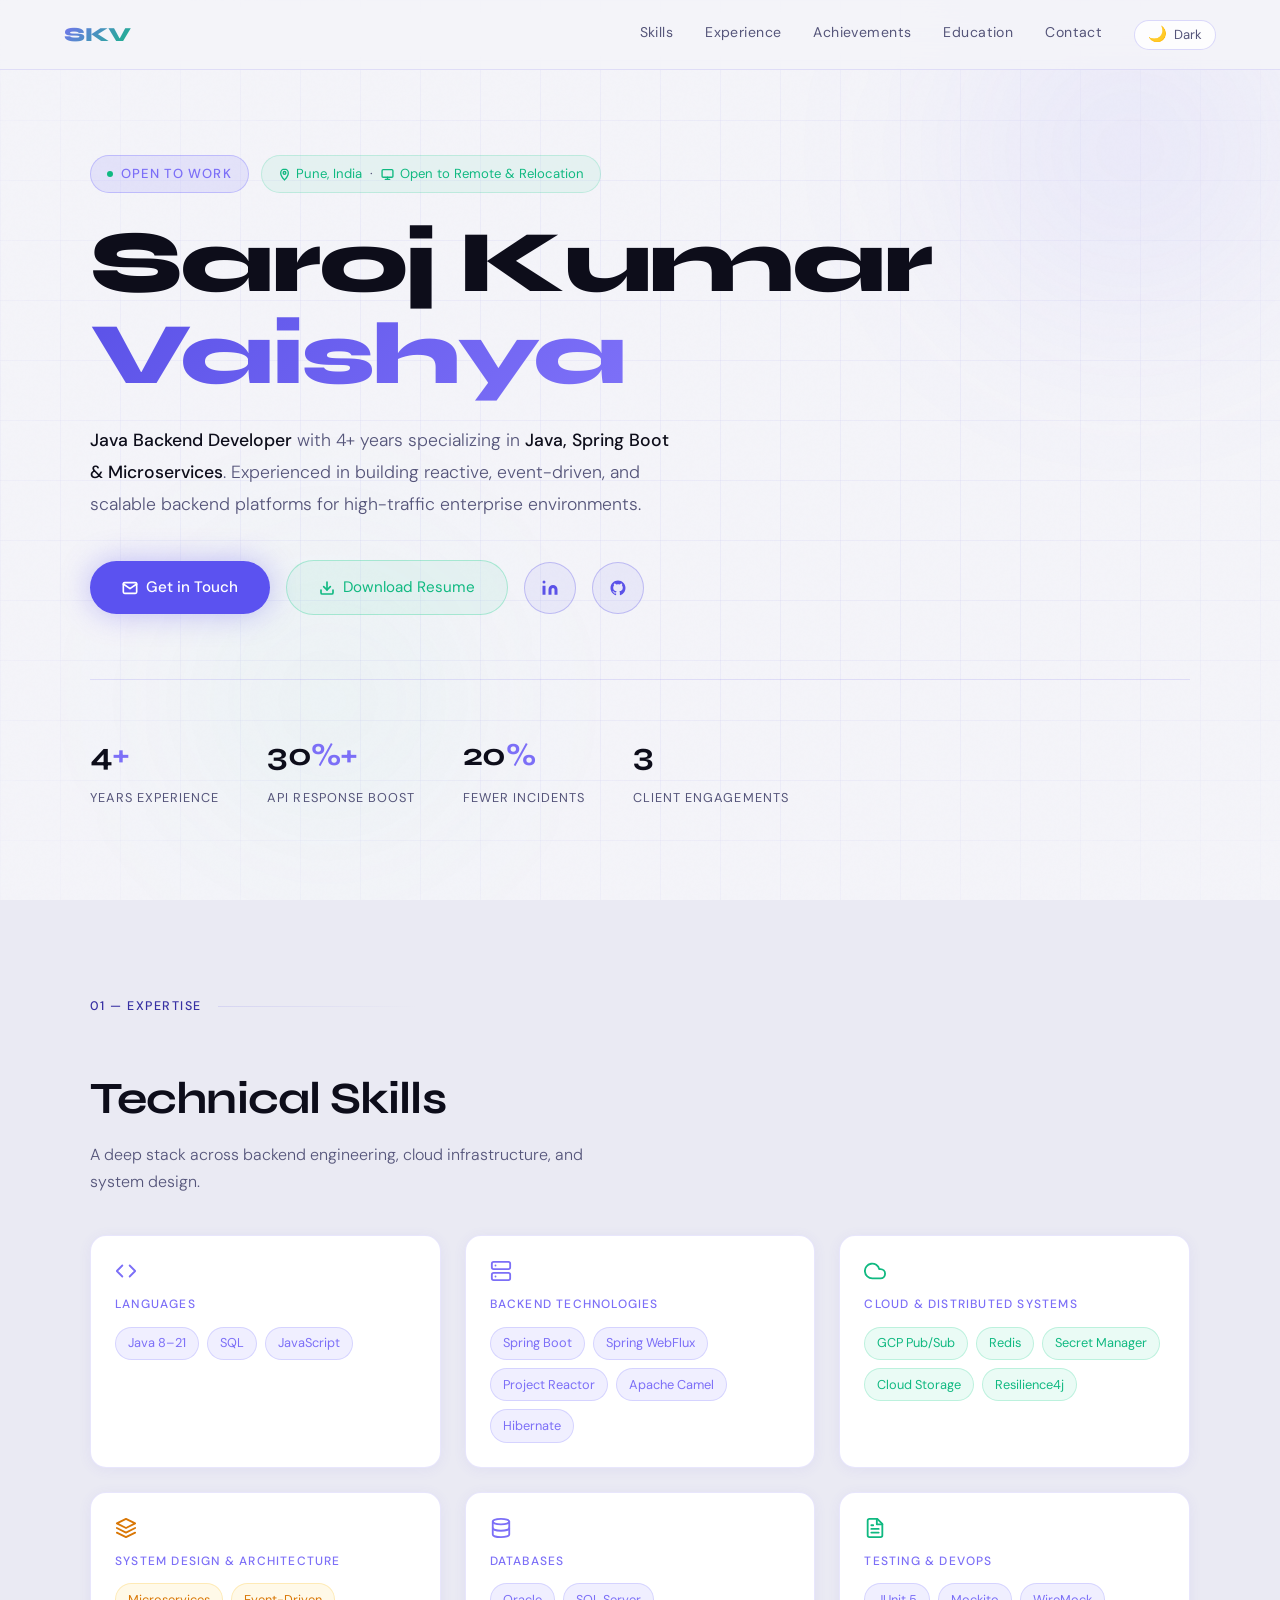
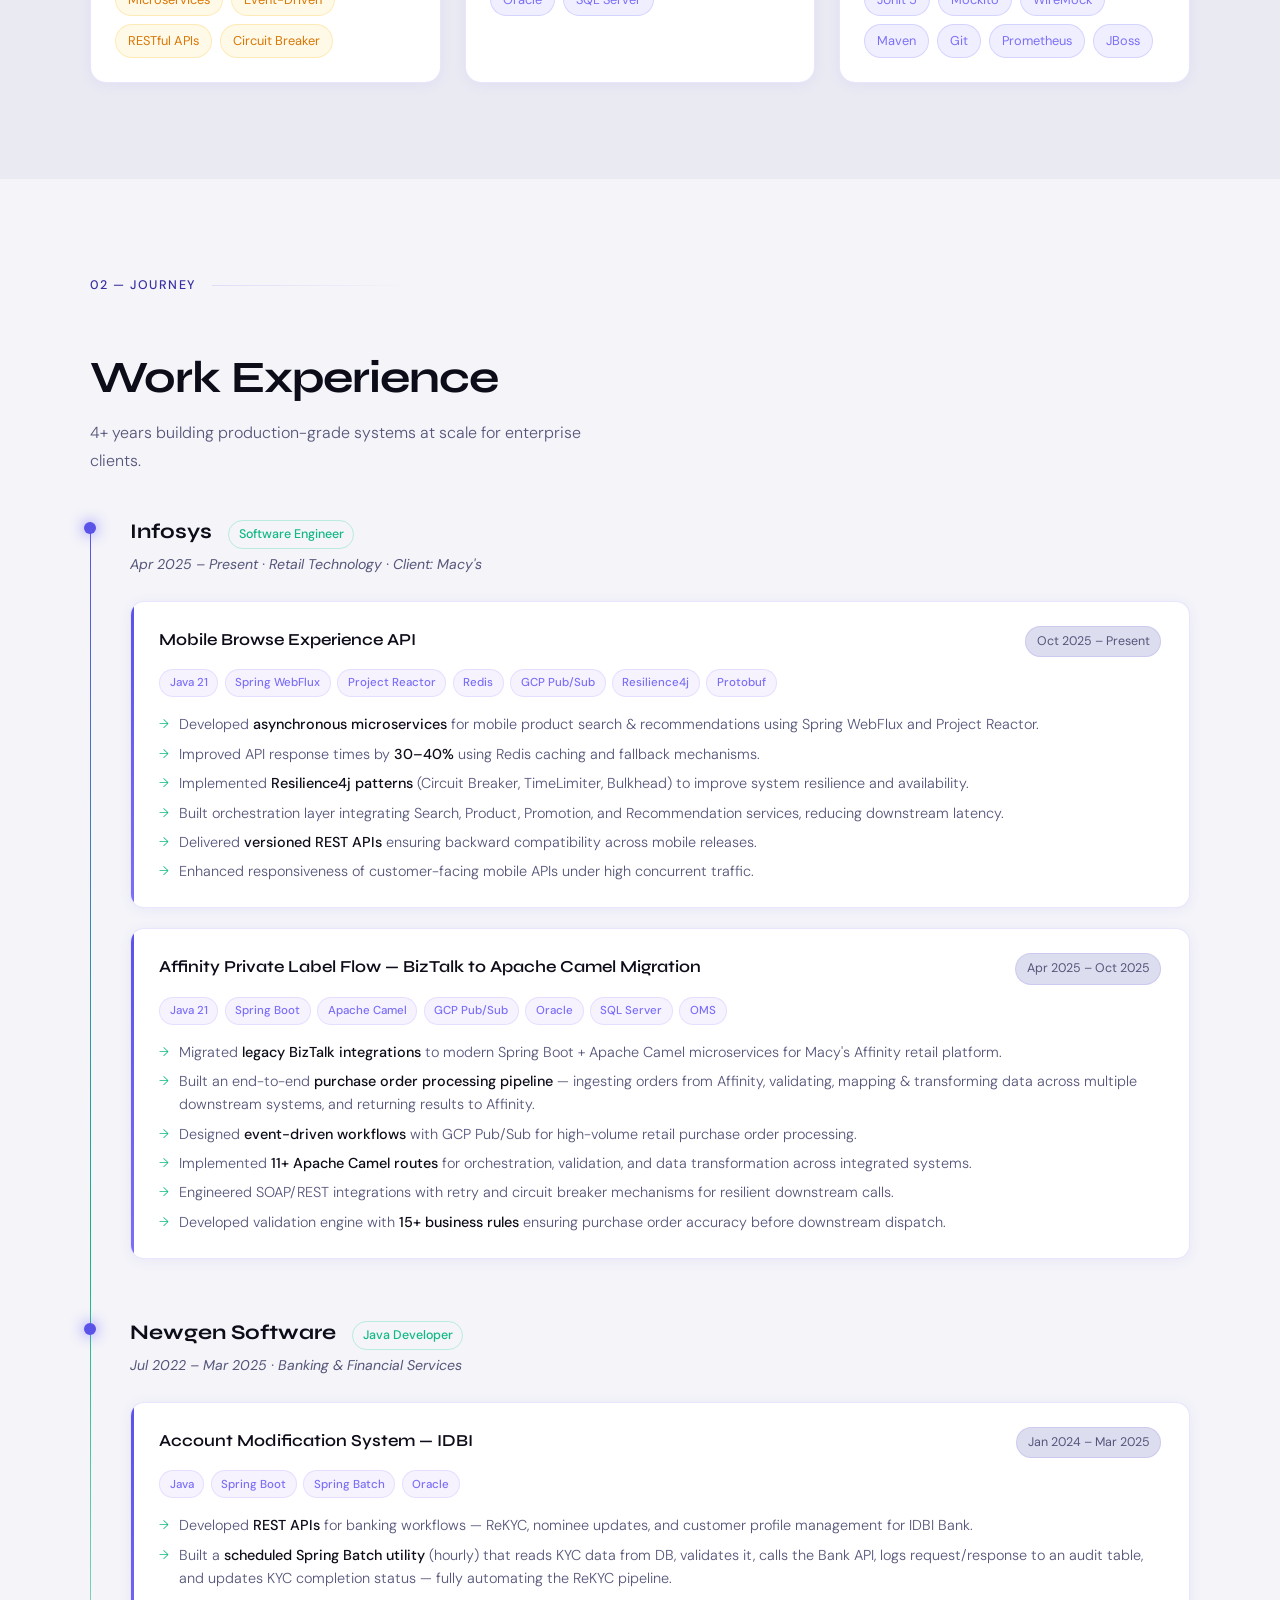
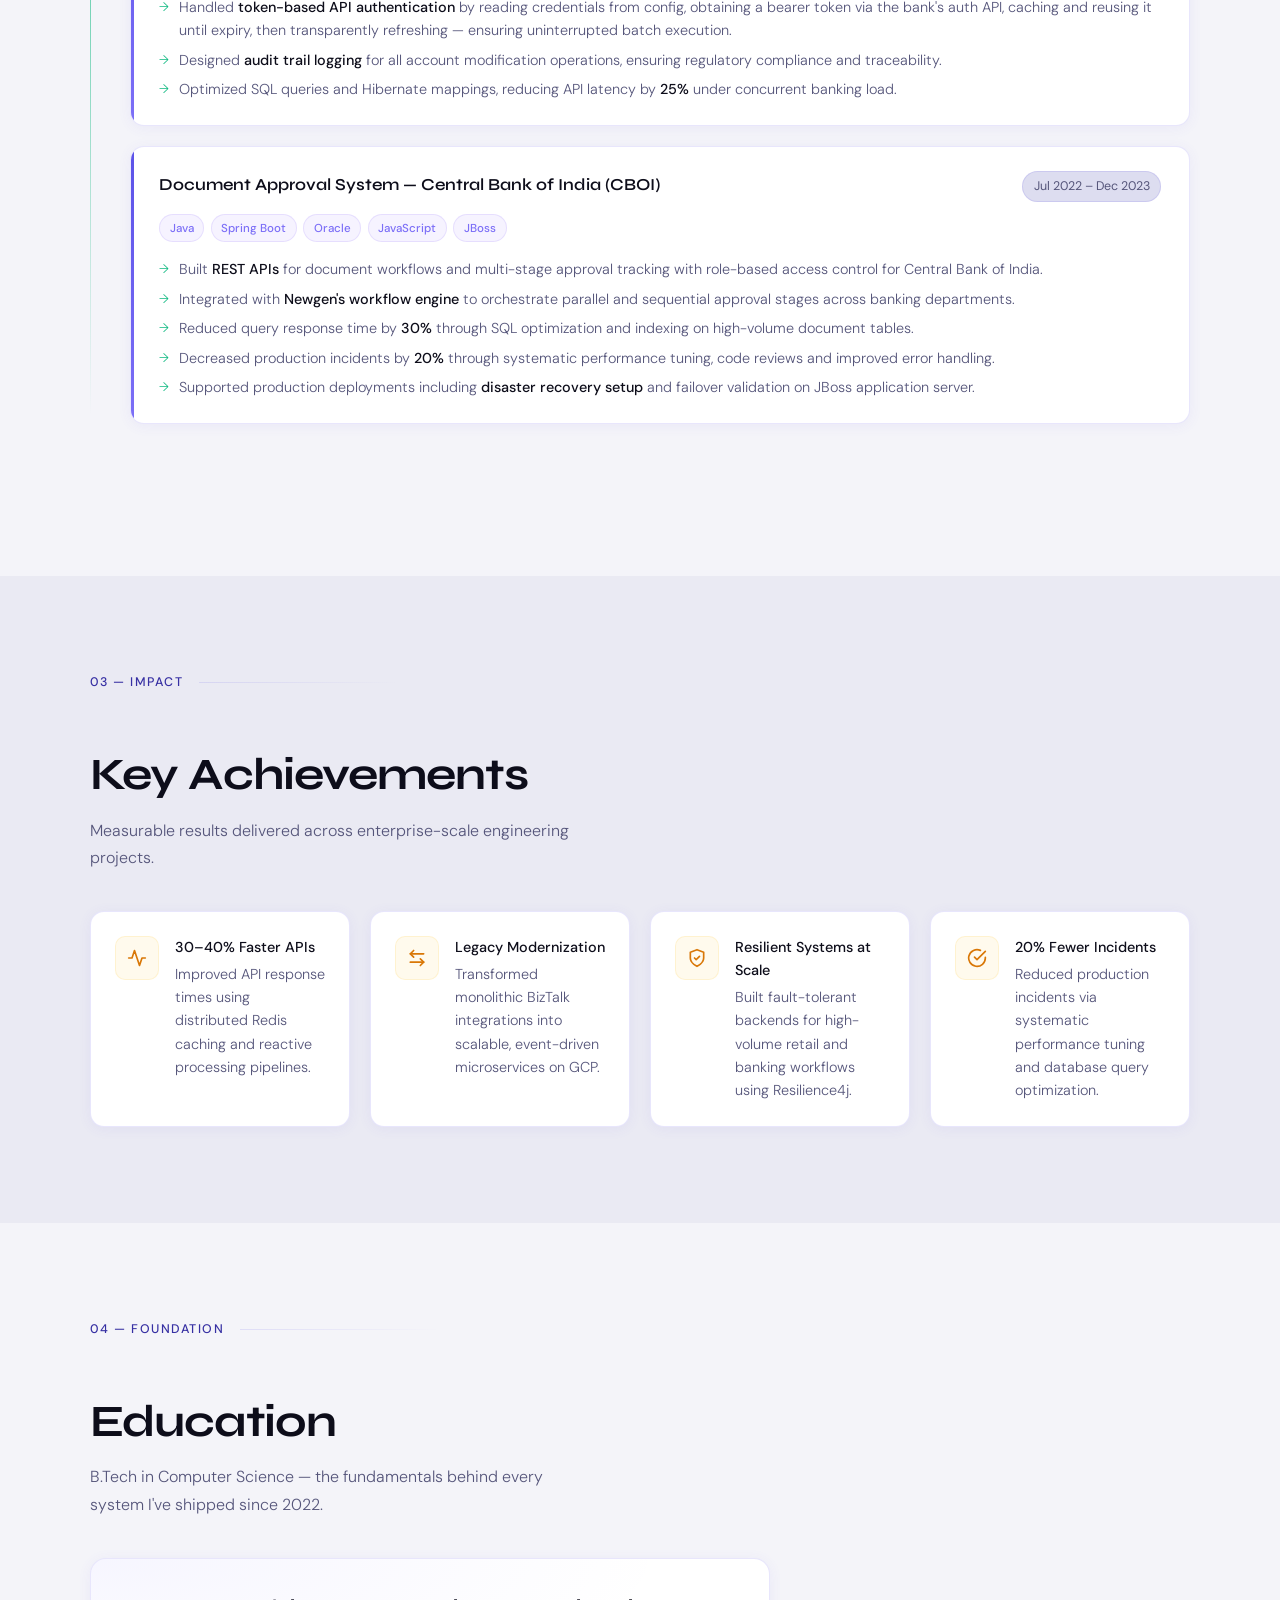
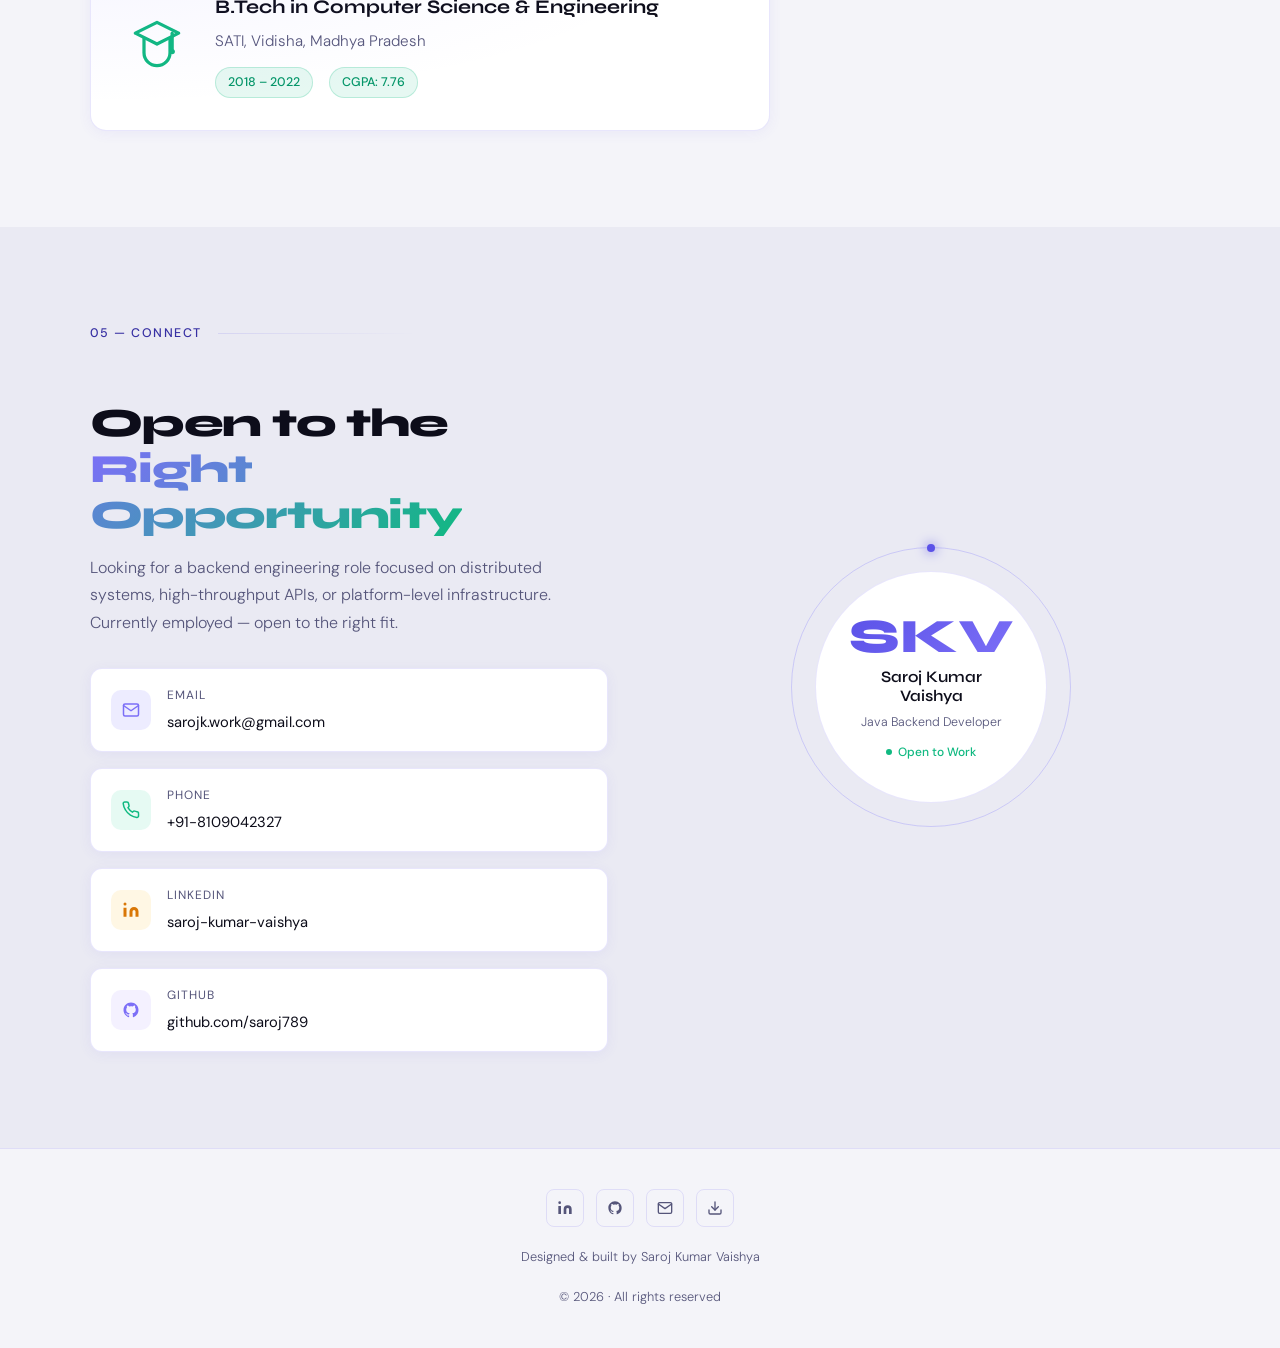
<file: index.html>
<!DOCTYPE html>
<html lang="en" data-theme="dark">

<head>
  <meta charset="UTF-8">
  <meta name="viewport" content="width=device-width, initial-scale=1.0">
  <title>Saroj Kumar Vaishya | Java Backend Developer — India</title>
  <meta name="description"
    content="Saroj Kumar Vaishya — Java Backend Developer with 4+ years in Java, Spring Boot & Microservices. Experienced in building reactive, event-driven, and scalable backend platforms for enterprise environments.">
  <meta name="author" content="Saroj Kumar Vaishya">
  <meta name="robots" content="index, follow">
  <meta name="keywords"
    content="Java Developer, Spring Boot, Microservices, Backend Engineer, India, Pune, Spring WebFlux, Apache Camel, GCP">
  <meta name="theme-color" content="#6c63ff" media="(prefers-color-scheme: dark)">
  <meta name="theme-color" content="#5b52e8" media="(prefers-color-scheme: light)">
  <meta name="mobile-web-app-capable" content="yes">
  <meta name="apple-mobile-web-app-capable" content="yes">
  <meta name="apple-mobile-web-app-title" content="Saroj Vaishya">
  <link rel="canonical" href="https://saroj789.github.io/portfolio/">

  <!-- Open Graph -->
  <meta property="og:type" content="website">
  <meta property="og:url" content="https://saroj789.github.io/portfolio/">
  <meta property="og:title" content="Saroj Kumar Vaishya | Java Backend Developer">
  <meta property="og:description"
    content="Java Backend Developer with 4+ years in Java, Spring Boot & Microservices. Experienced in building reactive, event-driven, and scalable backend platforms for enterprise environments.">
  <meta property="og:image" content="https://saroj789.github.io/portfolio/og-image.png">
  <meta property="og:image:width" content="1200">
  <meta property="og:image:height" content="630">
  <meta property="og:image:alt" content="Saroj Kumar Vaishya — Java Backend Developer Portfolio">
  <meta property="og:image:type" content="image/png">
  <meta property="og:locale" content="en_US">
  <meta property="og:site_name" content="Saroj Kumar Vaishya">

  <!-- Twitter Card -->
  <meta name="twitter:card" content="summary_large_image">
  <meta name="twitter:title" content="Saroj Kumar Vaishya | Java Backend Developer">
  <meta name="twitter:description"
    content="Java Backend Developer with 4+ years in Java, Spring Boot & Microservices. Experienced in building reactive, event-driven, and scalable backend platforms for enterprise environments.">
  <meta name="twitter:image" content="https://saroj789.github.io/portfolio/og-image.png">
  <meta name="twitter:image:alt" content="Saroj Kumar Vaishya — Java Backend Developer Portfolio">
  <meta name="twitter:creator" content="@BySaroj_X">
  <meta name="twitter:site" content="@BySaroj_X">

  <!-- JSON-LD Structured Data -->
  <script type="application/ld+json">
{
  "@context": "https://schema.org",
  "@type": "Person",
  "name": "Saroj Kumar Vaishya",
  "jobTitle": "Java Backend Developer",
  "description": "Java Backend Developer with 4+ years specializing in Java, Spring Boot & Microservices. Experienced in building reactive, event-driven, and scalable backend platforms for enterprise environments.",
  "url": "https://saroj789.github.io/portfolio/",
  "email": "sarojk.work@gmail.com",
  "telephone": "+91-8109042327",
  "address": {
    "@type": "PostalAddress",
    "addressLocality": "Pune",
    "addressRegion": "Maharashtra",
    "addressCountry": "IN"
  },
  "knowsAbout": ["Java", "Spring Boot", "Microservices", "Apache Camel", "GCP", "Redis", "Spring WebFlux"],
  "sameAs": [
    "https://www.linkedin.com/in/saroj-kumar-vaishya/",
    "https://github.com/saroj789",
    "https://x.com/BySaroj_X"
  ]
}
</script>
  <!--  Couldn’t add source-->
  <!--  saroj789.github.io isn't eligible as a Preferred Source at the moment. Manage Preferred Sources-->
  <!--  that's why commenting this for current domain-->
  <!--  google-preferred-sources-->
  <!--  <script async src="https://news.google.com/swg/js/v1/publisher.js"></script>-->

  <!-- Favicons & Manifest -->
  <link rel="icon" type="image/x-icon" href="./favicon.ico">
  <link rel="icon" type="image/png" sizes="32x32" href="./assets/icons/icon-32.png">
  <link rel="apple-touch-icon" sizes="180x180" href="./assets/icons/apple-touch-icon.png">
  <!-- loading  manifest through js due to performance(Render-blocking requests )-->
  <!--  <link rel="manifest" href="./manifest.json">-->

  <!-- Fonts Optimization -->
  <link rel="preconnect" href="https://fonts.googleapis.com">
  <link rel="preconnect" href="https://fonts.gstatic.com" crossorigin>
  <link
    href="https://fonts.googleapis.com/css2?family=Syne:wght@400;500;600;700;800&family=DM+Sans:ital,wght@0,300;0,400;0,500;1,300&display=swap"
    rel="stylesheet" media="print" onload="this.media='all'">
  <noscript>
    <link
      href="https://fonts.googleapis.com/css2?family=Syne:wght@400;500;600;700;800&family=DM+Sans:ital,wght@0,300;0,400;0,500;1,300&display=swap"
      rel="stylesheet">
  </noscript>

  <!-- Inline Theme Script -->
  <script>
    (function(){
      var saved = localStorage.getItem('skv-theme');
      var preferred = saved || (window.matchMedia('(prefers-color-scheme: light)').matches ? 'light' : 'dark');
      document.documentElement.setAttribute('data-theme', preferred);
    })();
  </script>

  <!-- Styles -->
  <link rel="preload" href="./assets/css/index.css" as="style">
  <link rel="stylesheet" href="./assets/css/index.css">
  <noscript>
    <link rel="stylesheet" href="./assets/css/index-noscript.css">
  </noscript>
</head>

<body>

  <!-- SKIP LINK -->
  <a href="#main-content"
    style="position:absolute;left:-9999px;top:auto;width:1px;height:1px;overflow:hidden;z-index:999;background:var(--accent);color:#fff;padding:.5rem 1rem;border-radius:0 0 8px 0;font-size:.9rem;text-decoration:none"
    onfocus="this.style.left='0';this.style.width='auto';this.style.height='auto'"
    onblur="this.style.left='-9999px';this.style.width='1px';this.style.height='1px'">Skip to main content</a>

  <!-- SCROLL PROGRESS -->
  <div id="scroll-progress" aria-hidden="true"></div>

  <!-- BACK TO TOP -->
  <button id="back-to-top" aria-label="Back to top" title="Back to top">
    <svg viewBox="0 0 24 24" fill="none" stroke="currentColor" stroke-width="2.5" stroke-linecap="round"
      stroke-linejoin="round" aria-hidden="true">
      <polyline points="18 15 12 9 6 15" />
    </svg>
  </button>

  <nav id="main-nav" aria-label="Main navigation">
    <a href="#hero" class="nav-logo">SKV</a>
    <div class="nav-right">
      <div class="nav-links">
        <a href="#skills">Skills</a>
        <a href="#experience">Experience</a>
        <a href="#achievements">Achievements</a>
        <a href="#education">Education</a>
        <a href="#contact">Contact</a>
      </div>
      <button class="theme-toggle" type="button" id="themeToggle" aria-label="Switch to Light mode" aria-pressed="true">
        <span class="toggle-icon" id="toggleIcon">☀️</span>
        <span id="toggleLabel">Light</span>
      </button>
      <button class="hamburger" type="button" id="hamburger" aria-label="Toggle mobile menu" aria-expanded="false"
        aria-controls="mobileNav">
        <span></span><span></span><span></span>
      </button>
    </div>
  </nav>

  <!-- MOBILE NAV -->
  <nav class="mobile-nav" id="mobileNav" role="dialog" aria-modal="true" aria-label="Mobile navigation"
    aria-hidden="true">
    <a href="#skills" class="mobile-link">Skills</a>
    <a href="#experience" class="mobile-link">Experience</a>
    <a href="#achievements" class="mobile-link">Achievements</a>
    <a href="#education" class="mobile-link">Education</a>
    <a href="#contact" class="mobile-link">Contact</a>
    <button class="theme-toggle mobile-theme-toggle" type="button" id="themeToggleMobile"
      aria-label="Switch to Light mode" aria-pressed="true">
      <span class="toggle-icon" id="toggleIconMobile">☀️</span>
      <span id="toggleLabelMobile">Switch to Light</span>
    </button>
  </nav>

  <main id="main-content" tabindex="-1">
    <!-- HERO -->
    <section id="hero" class="hero" aria-label="Introduction">
      <div class="hero-grid" aria-hidden="true"></div>
      <div class="orb1 hero-orb" aria-hidden="true"></div>
      <div class="orb2 hero-orb" aria-hidden="true"></div>
      <div class="hero-content container">
        <div class="hero-badges">
          <div class="hero-badge">Open to Work</div>
          <div class="hero-location">
            <span class="loc-phrase">
              <svg width="13" height="13" viewBox="0 0 24 24" fill="none" stroke="currentColor" stroke-width="2.5"
                stroke-linecap="round" stroke-linejoin="round" aria-hidden="true">
                <path d="M12 2C8.13 2 5 5.13 5 9c0 5.25 7 13 7 13s7-7.75 7-13c0-3.87-3.13-7-7-7z" />
                <circle cx="12" cy="9" r="2.5" />
              </svg>
              Pune, India
            </span>
            <span class="loc-sep">·</span>
            <span class="loc-phrase">
              <svg width="13" height="13" viewBox="0 0 24 24" fill="none" stroke="currentColor" stroke-width="2.5"
                stroke-linecap="round" stroke-linejoin="round" aria-hidden="true">
                <rect x="2" y="3" width="20" height="14" rx="2" />
                <path d="M8 21h8M12 17v4" />
              </svg>
              Open to Remote &amp; Relocation
            </span>
          </div>
        </div>
        <h1>
          <span class="name-line1">Saroj Kumar</span>
          <span class="name-line2">Vaishya</span>
        </h1>
        <p class="hero-desc">
          <strong>Java Backend Developer</strong> with 4+ years specializing in
          <strong>Java, Spring Boot &amp; Microservices</strong>. Experienced in building
          reactive, event-driven, and scalable backend platforms for
          high-traffic enterprise environments.
        </p>
        <div class="hero-ctas">
          <a href="mailto:sarojk.work@gmail.com" class="btn-primary">
            <svg width="16" height="16" viewBox="0 0 24 24" fill="none" stroke="currentColor" stroke-width="2.5"
              stroke-linecap="round" stroke-linejoin="round" aria-hidden="true">
              <path d="M4 4h16c1.1 0 2 .9 2 2v12c0 1.1-.9 2-2 2H4c-1.1 0-2-.9-2-2V6c0-1.1.9-2 2-2z" />
              <polyline points="22,6 12,13 2,6" />
            </svg>
            Get in Touch
          </a>
          <a href="./Saroj_Resume.pdf" download class="btn-resume">
            <svg width="16" height="16" viewBox="0 0 24 24" fill="none" stroke="currentColor" stroke-width="2.5"
              stroke-linecap="round" stroke-linejoin="round" aria-hidden="true">
              <path d="M21 15v4a2 2 0 0 1-2 2H5a2 2 0 0 1-2-2v-4" />
              <polyline points="7 10 12 15 17 10" />
              <line x1="12" y1="15" x2="12" y2="3" />
            </svg>
            Download Resume
          </a>
          <div class="hero-icon-btns">
            <a href="https://www.linkedin.com/in/saroj-kumar-vaishya/" target="_blank" rel="noopener noreferrer"
              class="btn-icon" aria-label="LinkedIn Profile">
              <svg width="18" height="18" viewBox="0 0 24 24" fill="currentColor" aria-hidden="true">
                <path d="M16 8a6 6 0 0 1 6 6v7h-4v-7a2 2 0 0 0-2-2 2 2 0 0 0-2 2v7h-4v-7a6 6 0 0 1 6-6z" />
                <rect x="2" y="9" width="4" height="12" />
                <circle cx="4" cy="4" r="2" />
              </svg>
            </a>
            <a href="https://github.com/saroj789" target="_blank" rel="noopener noreferrer" class="btn-icon"
              aria-label="GitHub Profile">
              <svg width="18" height="18" viewBox="0 0 24 24" fill="currentColor" aria-hidden="true">
                <path
                  d="M12 2C6.477 2 2 6.484 2 12.017c0 4.425 2.865 8.18 6.839 9.504.5.092.682-.217.682-.483 0-.237-.008-.868-.013-1.703-2.782.605-3.369-1.343-3.369-1.343-.454-1.158-1.11-1.466-1.11-1.466-.908-.62.069-.608.069-.608 1.003.07 1.531 1.032 1.531 1.032.892 1.53 2.341 1.088 2.91.832.092-.647.35-1.088.636-1.338-2.22-.253-4.555-1.113-4.555-4.951 0-1.093.39-1.988 1.029-2.688-.103-.253-.446-1.272.098-2.65 0 0 .84-.27 2.75 1.026A9.564 9.564 0 0112 6.844c.85.004 1.705.115 2.504.337 1.909-1.296 2.747-1.027 2.747-1.027.546 1.379.202 2.398.1 2.651.64.7 1.028 1.595 1.028 2.688 0 3.848-2.339 4.695-4.566 4.943.359.309.678.92.678 1.855 0 1.338-.012 2.419-.012 2.747 0 .268.18.58.688.482A10.019 10.019 0 0022 12.017C22 6.484 17.522 2 12 2z" />
              </svg>
            </a>
          </div>
        </div>
        <div class="hero-stats">
          <div class="stat-item">
            <div class="stat-num">4<span>+</span></div>
            <div class="stat-label">Years Experience</div>
          </div>
          <div class="stat-item">
            <div class="stat-num">30<span>%+</span></div>
            <div class="stat-label">API Response Boost</div>
          </div>
          <div class="stat-item">
            <div class="stat-num">20<span>%</span></div>
            <div class="stat-label">Fewer Incidents</div>
          </div>
          <div class="stat-item">
            <div class="stat-num">3</div>
            <div class="stat-label">Client Engagements</div>
          </div>
        </div>
      </div>
    </section>

    <!-- SKILLS -->
    <section id="skills" aria-labelledby="skills-title">
      <div class="container">
        <div class="section-header"><span class="section-tag">01 — Expertise</span>
          <div class="section-line"></div>
        </div>
        <h2 class="section-title" id="skills-title">Technical Skills</h2>
        <p class="section-sub">A deep stack across backend engineering, cloud infrastructure, and system design.</p>
        <div class="skills-wrapper">
          <div class="skill-card fade-up">
            <div class="skill-icon" aria-hidden="true"><svg viewBox="0 0 24 24" fill="none" stroke="currentColor"
                stroke-width="2" stroke-linecap="round" stroke-linejoin="round">
                <polyline points="16 18 22 12 16 6" />
                <polyline points="8 6 2 12 8 18" />
              </svg></div>
            <div class="skill-cat">Languages</div>
            <div class="tags"><span class="tag">Java 8–21</span><span class="tag">SQL</span><span
                class="tag">JavaScript</span></div>
          </div>
          <div class="skill-card fade-up">
            <div class="skill-icon" aria-hidden="true"><svg viewBox="0 0 24 24" fill="none" stroke="currentColor"
                stroke-width="2" stroke-linecap="round" stroke-linejoin="round">
                <rect x="2" y="2" width="20" height="8" rx="2" />
                <rect x="2" y="14" width="20" height="8" rx="2" />
                <line x1="6" y1="6" x2="6.01" y2="6" />
                <line x1="6" y1="18" x2="6.01" y2="18" />
              </svg></div>
            <div class="skill-cat">Backend Technologies</div>
            <div class="tags"><span class="tag">Spring Boot</span><span class="tag">Spring WebFlux</span><span
                class="tag">Project Reactor</span><span class="tag">Apache Camel</span><span
                class="tag">Hibernate</span></div>
          </div>
          <div class="skill-card fade-up">
            <div class="skill-icon" style="color:var(--accent3)" aria-hidden="true"><svg viewBox="0 0 24 24" fill="none"
                stroke="currentColor" stroke-width="2" stroke-linecap="round" stroke-linejoin="round">
                <path d="M18 10h-1.26A8 8 0 1 0 9 20h9a5 5 0 0 0 0-10z" />
              </svg></div>
            <div class="skill-cat">Cloud &amp; Distributed Systems</div>
            <div class="tags"><span class="tag green">GCP Pub/Sub</span><span class="tag green">Redis</span><span
                class="tag green">Secret Manager</span><span class="tag green">Cloud Storage</span><span
                class="tag green">Resilience4j</span></div>
          </div>
          <div class="skill-card fade-up">
            <div class="skill-icon" style="color:var(--gold)" aria-hidden="true"><svg viewBox="0 0 24 24" fill="none"
                stroke="currentColor" stroke-width="2" stroke-linecap="round" stroke-linejoin="round">
                <polygon points="12 2 2 7 12 12 22 7 12 2" />
                <polyline points="2 17 12 22 22 17" />
                <polyline points="2 12 12 17 22 12" />
              </svg></div>
            <div class="skill-cat">System Design &amp; Architecture</div>
            <div class="tags"><span class="tag gold">Microservices</span><span class="tag gold">Event-Driven</span><span
                class="tag gold">RESTful APIs</span><span class="tag gold">Circuit Breaker</span></div>
          </div>
          <div class="skill-card fade-up">
            <div class="skill-icon" aria-hidden="true"><svg viewBox="0 0 24 24" fill="none" stroke="currentColor"
                stroke-width="2" stroke-linecap="round" stroke-linejoin="round">
                <ellipse cx="12" cy="5" rx="9" ry="3" />
                <path d="M21 12c0 1.66-4 3-9 3s-9-1.34-9-3" />
                <path d="M3 5v14c0 1.66 4 3 9 3s9-1.34 9-3V5" />
              </svg></div>
            <div class="skill-cat">Databases</div>
            <div class="tags"><span class="tag">Oracle</span><span class="tag">SQL Server</span></div>
          </div>
          <div class="skill-card fade-up">
            <div class="skill-icon" style="color:var(--accent3)" aria-hidden="true"><svg viewBox="0 0 24 24" fill="none"
                stroke="currentColor" stroke-width="2" stroke-linecap="round" stroke-linejoin="round">
                <path d="M14.5 2H6a2 2 0 0 0-2 2v16a2 2 0 0 0 2 2h12a2 2 0 0 0 2-2V7.5L14.5 2z" />
                <polyline points="14 2 14 8 20 8" />
                <line x1="16" y1="13" x2="8" y2="13" />
                <line x1="16" y1="17" x2="8" y2="17" />
                <line x1="10" y1="9" x2="8" y2="9" />
              </svg></div>
            <div class="skill-cat">Testing &amp; DevOps</div>
            <div class="tags"><span class="tag">JUnit 5</span><span class="tag">Mockito</span><span
                class="tag">WireMock</span><span class="tag">Maven</span><span class="tag">Git</span><span
                class="tag">Prometheus</span><span class="tag">JBoss</span></div>
          </div>
        </div>
      </div>
    </section>

    <!-- EXPERIENCE -->
    <section id="experience" aria-labelledby="experience-title">
      <div class="container">
        <div class="section-header"><span class="section-tag">02 — Journey</span>
          <div class="section-line"></div>
        </div>
        <h2 class="section-title" id="experience-title">Work Experience</h2>
        <p class="section-sub">4+ years building production-grade systems at scale for enterprise clients.</p>
        <div class="exp-timeline">

          <div class="exp-block fade-up">
            <div class="exp-company-row">
              <span class="exp-company">Infosys</span>
              <span class="exp-company-tag">Software Engineer</span>
            </div>
            <div class="exp-client"><time datetime="2025-04">Apr 2025</time> – Present · Retail Technology · Client:
              Macy's</div>
            <div class="exp-projects">
              <div class="project-card">
                <div class="proj-head">
                  <div class="proj-title">Mobile Browse Experience API</div>
                  <div class="proj-period"><time datetime="2025-10">Oct 2025</time> – Present</div>
                </div>
                <div class="proj-stack">
                  <span class="stack-pill">Java 21</span><span class="stack-pill">Spring WebFlux</span><span
                    class="stack-pill">Project Reactor</span><span class="stack-pill">Redis</span><span
                    class="stack-pill">GCP Pub/Sub</span><span class="stack-pill">Resilience4j</span><span
                    class="stack-pill">Protobuf</span>
                </div>
                <ul class="proj-bullets">
                  <li>Developed <strong>asynchronous microservices</strong> for mobile product search &amp;
                    recommendations using Spring WebFlux and Project Reactor.</li>
                  <li>Improved API response times by <strong>30–40%</strong> using Redis caching and fallback
                    mechanisms.</li>
                  <li>Implemented <strong>Resilience4j patterns</strong> (Circuit Breaker, TimeLimiter, Bulkhead) to
                    improve system resilience and availability.</li>
                  <li>Built orchestration layer integrating Search, Product, Promotion, and Recommendation services,
                    reducing downstream latency.</li>
                  <li>Delivered <strong>versioned REST APIs</strong> ensuring backward compatibility across mobile
                    releases.</li>
                  <li>Enhanced responsiveness of customer-facing mobile APIs under high concurrent traffic.</li>
                </ul>
              </div>
              <div class="project-card">
                <div class="proj-head">
                  <div class="proj-title">Affinity Private Label Flow — BizTalk to Apache Camel Migration</div>
                  <div class="proj-period"><time datetime="2025-04">Apr 2025</time> – <time datetime="2025-10">Oct
                      2025</time></div>
                </div>
                <div class="proj-stack">
                  <span class="stack-pill">Java 21</span><span class="stack-pill">Spring Boot</span><span
                    class="stack-pill">Apache Camel</span><span class="stack-pill">GCP Pub/Sub</span><span
                    class="stack-pill">Oracle</span><span class="stack-pill">SQL Server</span><span
                    class="stack-pill">OMS</span>
                </div>
                <ul class="proj-bullets">
                  <li>Migrated <strong>legacy BizTalk integrations</strong> to modern Spring Boot + Apache Camel
                    microservices for Macy's Affinity retail platform.</li>
                  <li>Built an end-to-end <strong>purchase order processing pipeline</strong> — ingesting orders from
                    Affinity, validating, mapping &amp; transforming data across multiple downstream systems, and
                    returning results to Affinity.</li>
                  <li>Designed <strong>event-driven workflows</strong> with GCP Pub/Sub for high-volume retail purchase
                    order processing.</li>
                  <li>Implemented <strong>11+ Apache Camel routes</strong> for orchestration, validation, and data
                    transformation across integrated systems.</li>
                  <li>Engineered SOAP/REST integrations with retry and circuit breaker mechanisms for resilient
                    downstream calls.</li>
                  <li>Developed validation engine with <strong>15+ business rules</strong> ensuring purchase order
                    accuracy before downstream dispatch.</li>
                </ul>
              </div>
            </div>
          </div>

          <div class="exp-block fade-up">
            <div class="exp-company-row">
              <span class="exp-company">Newgen Software</span>
              <span class="exp-company-tag">Java Developer</span>
            </div>
            <div class="exp-client"><time datetime="2022-07">Jul 2022</time> – <time datetime="2025-03">Mar 2025</time>
              · Banking &amp; Financial Services</div>
            <div class="exp-projects">
              <div class="project-card">
                <div class="proj-head">
                  <div class="proj-title">Account Modification System — IDBI</div>
                  <div class="proj-period"><time datetime="2024-01">Jan 2024</time> – <time datetime="2025-03">Mar
                      2025</time></div>
                </div>
                <div class="proj-stack">
                  <span class="stack-pill">Java</span><span class="stack-pill">Spring Boot</span><span
                    class="stack-pill">Spring Batch</span><span class="stack-pill">Oracle</span>
                </div>
                <ul class="proj-bullets">
                  <li>Developed <strong>REST APIs</strong> for banking workflows — ReKYC, nominee updates, and customer
                    profile management for IDBI Bank.</li>
                  <li>Built a <strong>scheduled Spring Batch utility</strong> (hourly) that reads KYC data from DB,
                    validates it, calls the Bank API, logs request/response to an audit table, and updates KYC
                    completion status — fully automating the ReKYC pipeline.</li>
                  <li>Handled <strong>token-based API authentication</strong> by reading credentials from config,
                    obtaining a bearer token via the bank's auth API, caching and reusing it until expiry, then
                    transparently refreshing — ensuring uninterrupted batch execution.</li>
                  <li>Designed <strong>audit trail logging</strong> for all account modification operations, ensuring
                    regulatory compliance and traceability.</li>
                  <li>Optimized SQL queries and Hibernate mappings, reducing API latency by <strong>25%</strong> under
                    concurrent banking load.</li>
                </ul>
              </div>
              <div class="project-card">
                <div class="proj-head">
                  <div class="proj-title">Document Approval System — Central Bank of India (CBOI)</div>
                  <div class="proj-period"><time datetime="2022-07">Jul 2022</time> – <time datetime="2023-12">Dec
                      2023</time></div>
                </div>
                <div class="proj-stack">
                  <span class="stack-pill">Java</span><span class="stack-pill">Spring Boot</span><span
                    class="stack-pill">Oracle</span><span class="stack-pill">JavaScript</span><span
                    class="stack-pill">JBoss</span>
                </div>
                <ul class="proj-bullets">
                  <li>Built <strong>REST APIs</strong> for document workflows and multi-stage approval tracking with
                    role-based access control for Central Bank of India.</li>
                  <li>Integrated with <strong>Newgen's workflow engine</strong> to orchestrate parallel and sequential
                    approval stages across banking departments.</li>
                  <li>Reduced query response time by <strong>30%</strong> through SQL optimization and indexing on
                    high-volume document tables.</li>
                  <li>Decreased production incidents by <strong>20%</strong> through systematic performance tuning, code
                    reviews and improved error handling.</li>
                  <li>Supported production deployments including <strong>disaster recovery setup</strong> and failover
                    validation on JBoss application server.</li>
                </ul>
              </div>
            </div>
          </div>

        </div>
      </div>
    </section>

    <!-- ACHIEVEMENTS -->
    <section id="achievements" aria-labelledby="achievements-title">
      <div class="container">
        <div class="section-header"><span class="section-tag">03 — Impact</span>
          <div class="section-line"></div>
        </div>
        <h2 class="section-title" id="achievements-title">Key Achievements</h2>
        <p class="section-sub">Measurable results delivered across enterprise-scale engineering projects.</p>
        <div class="ach-grid">
          <div class="ach-card fade-up">
            <div class="ach-icon" aria-hidden="true">
              <svg viewBox="0 0 24 24" fill="none" stroke="currentColor" stroke-width="2" stroke-linecap="round"
                stroke-linejoin="round">
                <polyline points="22 12 18 12 15 21 9 3 6 12 2 12" />
              </svg>
            </div>
            <div class="ach-text"><strong>30–40% Faster APIs</strong> Improved API response times using distributed
              Redis caching and reactive processing pipelines.</div>
          </div>
          <div class="ach-card fade-up">
            <div class="ach-icon" aria-hidden="true">
              <svg viewBox="0 0 24 24" fill="none" stroke="currentColor" stroke-width="2" stroke-linecap="round"
                stroke-linejoin="round">
                <path d="M8 3 4 7l4 4" />
                <path d="M4 7h16" />
                <path d="m16 21 4-4-4-4" />
                <path d="M20 17H4" />
              </svg>
            </div>
            <div class="ach-text"><strong>Legacy Modernization</strong> Transformed monolithic BizTalk integrations into
              scalable, event-driven microservices on GCP.</div>
          </div>
          <div class="ach-card fade-up">
            <div class="ach-icon" aria-hidden="true">
              <svg viewBox="0 0 24 24" fill="none" stroke="currentColor" stroke-width="2" stroke-linecap="round"
                stroke-linejoin="round">
                <path d="M12 22s8-4 8-10V5l-8-3-8 3v7c0 6 8 10 8 10z" />
                <polyline points="9 12 11 14 15 10" />
              </svg>
            </div>
            <div class="ach-text"><strong>Resilient Systems at Scale</strong> Built fault-tolerant backends for
              high-volume retail and banking workflows using Resilience4j.</div>
          </div>
          <div class="ach-card fade-up">
            <div class="ach-icon" aria-hidden="true">
              <svg viewBox="0 0 24 24" fill="none" stroke="currentColor" stroke-width="2" stroke-linecap="round"
                stroke-linejoin="round">
                <path d="M22 11.08V12a10 10 0 1 1-5.93-9.14" />
                <polyline points="22 4 12 14.01 9 11.01" />
              </svg>
            </div>
            <div class="ach-text"><strong>20% Fewer Incidents</strong> Reduced production incidents via systematic
              performance tuning and database query optimization.</div>
          </div>
        </div>
      </div>
    </section>

    <!-- EDUCATION -->
    <section id="education" aria-labelledby="education-title">
      <div class="container">
        <div class="section-header"><span class="section-tag">04 — Foundation</span>
          <div class="section-line"></div>
        </div>
        <h2 class="section-title" id="education-title">Education</h2>
        <p class="section-sub">B.Tech in Computer Science — the fundamentals behind every system I've shipped since
          2022.</p>
        <div class="edu-card fade-up">
          <div class="edu-icon" aria-hidden="true">
            <svg width="52" height="52" viewBox="0 0 24 24" fill="none" stroke="currentColor" stroke-width="1.5"
              stroke-linecap="round" stroke-linejoin="round">
              <path d="M12 2L2 7l10 5 10-5-10-5z" />
              <path d="M6 9.5V16a6 6 0 0 0 12 0V9.5" />
              <line x1="19" y1="7" x2="19" y2="15" />
              <circle cx="19" cy="15.5" r="1.25" fill="currentColor" stroke="none" />
            </svg>
          </div>
          <div class="edu-info">
            <div class="edu-degree">B.Tech in Computer Science &amp; Engineering</div>
            <div class="edu-inst">SATI, Vidisha, Madhya Pradesh</div>
            <div class="edu-meta"><span class="edu-pill"><time datetime="2018">2018</time> – <time
                  datetime="2022">2022</time></span><span class="edu-pill">CGPA: 7.76</span></div>
          </div>
        </div>
      </div>
    </section>

    <!-- CONTACT -->
    <section id="contact" aria-labelledby="contact-title">
      <div class="container">
        <div class="contact-grid">
          <div>
            <div class="section-header"><span class="section-tag">05 — Connect</span>
              <div class="section-line"></div>
            </div>
            <h2 class="contact-headline" id="contact-title">Open to the<br><span>Right Opportunity</span></h2>
            <p class="contact-sub">Looking for a backend engineering role focused on distributed systems,
              high-throughput APIs, or platform-level infrastructure. Currently employed — open to the right fit.</p>
            <div class="contact-links">
              <a href="mailto:sarojk.work@gmail.com" class="contact-item">
                <div class="contact-item-icon ci-email" aria-hidden="true">
                  <svg width="18" height="18" viewBox="0 0 24 24" fill="none" stroke="currentColor" stroke-width="2"
                    stroke-linecap="round" stroke-linejoin="round">
                    <path d="M4 4h16c1.1 0 2 .9 2 2v12c0 1.1-.9 2-2 2H4c-1.1 0-2-.9-2-2V6c0-1.1.9-2 2-2z" />
                    <polyline points="22,6 12,13 2,6" />
                  </svg>
                </div>
                <div><span class="contact-item-label">Email</span><span
                    class="contact-item-val">sarojk.work@gmail.com</span></div>
              </a>
              <a href="tel:+918109042327" class="contact-item">
                <div class="contact-item-icon ci-phone" aria-hidden="true">
                  <svg width="18" height="18" viewBox="0 0 24 24" fill="none" stroke="currentColor" stroke-width="2"
                    stroke-linecap="round" stroke-linejoin="round">
                    <path
                      d="M22 16.92v3a2 2 0 0 1-2.18 2 19.79 19.79 0 0 1-8.63-3.07A19.5 19.5 0 0 1 4.69 12 19.79 19.79 0 0 1 1.61 3.41 2 2 0 0 1 3.6 1.22h3a2 2 0 0 1 2 1.72c.127.96.361 1.903.7 2.81a2 2 0 0 1-.45 2.11L7.91 8.96a16 16 0 0 0 6 6l.96-.96a2 2 0 0 1 2.11-.45c.907.339 1.85.573 2.81.7A2 2 0 0 1 21.9 16.92z" />
                  </svg>
                </div>
                <div><span class="contact-item-label">Phone</span><span class="contact-item-val">+91-8109042327</span>
                </div>
              </a>
              <a href="https://www.linkedin.com/in/saroj-kumar-vaishya/" target="_blank" rel="noopener noreferrer"
                class="contact-item">
                <div class="contact-item-icon ci-linkedin" aria-hidden="true">
                  <svg width="18" height="18" viewBox="0 0 24 24" fill="currentColor">
                    <path d="M16 8a6 6 0 0 1 6 6v7h-4v-7a2 2 0 0 0-2-2 2 2 0 0 0-2 2v7h-4v-7a6 6 0 0 1 6-6z" />
                    <rect x="2" y="9" width="4" height="12" />
                    <circle cx="4" cy="4" r="2" />
                  </svg>
                </div>
                <div><span class="contact-item-label">LinkedIn</span><span
                    class="contact-item-val">saroj-kumar-vaishya</span></div>
              </a>
              <a href="https://github.com/saroj789" target="_blank" rel="noopener noreferrer" class="contact-item">
                <div class="contact-item-icon ci-github" aria-hidden="true">
                  <svg width="18" height="18" viewBox="0 0 24 24" fill="currentColor">
                    <path
                      d="M12 2C6.477 2 2 6.484 2 12.017c0 4.425 2.865 8.18 6.839 9.504.5.092.682-.217.682-.483 0-.237-.008-.868-.013-1.703-2.782.605-3.369-1.343-3.369-1.343-.454-1.158-1.11-1.466-1.11-1.466-.908-.62.069-.608.069-.608 1.003.07 1.531 1.032 1.531 1.032.892 1.53 2.341 1.088 2.91.832.092-.647.35-1.088.636-1.338-2.22-.253-4.555-1.113-4.555-4.951 0-1.093.39-1.988 1.029-2.688-.103-.253-.446-1.272.098-2.65 0 0 .84-.27 2.75 1.026A9.564 9.564 0 0112 6.844c.85.004 1.705.115 2.504.337 1.909-1.296 2.747-1.027 2.747-1.027.546 1.379.202 2.398.1 2.651.64.7 1.028 1.595 1.028 2.688 0 3.848-2.339 4.695-4.566 4.943.359.309.678.92.678 1.855 0 1.338-.012 2.419-.012 2.747 0 .268.18.58.688.482A10.019 10.019 0 0022 12.017C22 6.484 17.522 2 12 2z" />
                  </svg>
                </div>
                <div><span class="contact-item-label">GitHub</span><span
                    class="contact-item-val">github.com/saroj789</span></div>
              </a>
            </div>
          </div>
          <div class="contact-visual" aria-hidden="true">
            <div class="profile-ring">
              <div class="ring-outer"></div>
              <div class="ring-inner">
                <div class="avatar-initials">SKV</div>
                <div class="avatar-name">Saroj Kumar<br>Vaishya</div>
                <div class="avatar-role">Java Backend Developer</div>
                <div class="avail-dot">Open to Work</div>
              </div>
            </div>
          </div>
        </div>
      </div>
    </section>

  </main>
  <footer>
    <div class="footer-inner container">
      <div class="footer-social">
        <a href="https://www.linkedin.com/in/saroj-kumar-vaishya/" target="_blank" rel="noopener noreferrer"
          aria-label="LinkedIn">
          <svg width="16" height="16" viewBox="0 0 24 24" fill="currentColor" aria-hidden="true">
            <path d="M16 8a6 6 0 0 1 6 6v7h-4v-7a2 2 0 0 0-2-2 2 2 0 0 0-2 2v7h-4v-7a6 6 0 0 1 6-6z" />
            <rect x="2" y="9" width="4" height="12" />
            <circle cx="4" cy="4" r="2" />
          </svg>
        </a>
        <a href="https://github.com/saroj789" target="_blank" rel="noopener noreferrer" aria-label="GitHub">
          <svg width="16" height="16" viewBox="0 0 24 24" fill="currentColor" aria-hidden="true">
            <path
              d="M12 2C6.477 2 2 6.484 2 12.017c0 4.425 2.865 8.18 6.839 9.504.5.092.682-.217.682-.483 0-.237-.008-.868-.013-1.703-2.782.605-3.369-1.343-3.369-1.343-.454-1.158-1.11-1.466-1.11-1.466-.908-.62.069-.608.069-.608 1.003.07 1.531 1.032 1.531 1.032.892 1.53 2.341 1.088 2.91.832.092-.647.35-1.088.636-1.338-2.22-.253-4.555-1.113-4.555-4.951 0-1.093.39-1.988 1.029-2.688-.103-.253-.446-1.272.098-2.65 0 0 .84-.27 2.75 1.026A9.564 9.564 0 0112 6.844c.85.004 1.705.115 2.504.337 1.909-1.296 2.747-1.027 2.747-1.027.546 1.379.202 2.398.1 2.651.64.7 1.028 1.595 1.028 2.688 0 3.848-2.339 4.695-4.566 4.943.359.309.678.92.678 1.855 0 1.338-.012 2.419-.012 2.747 0 .268.18.58.688.482A10.019 10.019 0 0022 12.017C22 6.484 17.522 2 12 2z" />
          </svg>
        </a>
        <a href="mailto:sarojk.work@gmail.com" aria-label="Email">
          <svg width="16" height="16" viewBox="0 0 24 24" fill="none" stroke="currentColor" stroke-width="2"
            stroke-linecap="round" stroke-linejoin="round" aria-hidden="true">
            <path d="M4 4h16c1.1 0 2 .9 2 2v12c0 1.1-.9 2-2 2H4c-1.1 0-2-.9-2-2V6c0-1.1.9-2 2-2z" />
            <polyline points="22,6 12,13 2,6" />
          </svg>
        </a>
        <a href="./resume.pdf" download aria-label="Download Resume">
          <svg width="16" height="16" viewBox="0 0 24 24" fill="none" stroke="currentColor" stroke-width="2"
            stroke-linecap="round" stroke-linejoin="round" aria-hidden="true">
            <path d="M21 15v4a2 2 0 0 1-2 2H5a2 2 0 0 1-2-2v-4" />
            <polyline points="7 10 12 15 17 10" />
            <line x1="12" y1="15" x2="12" y2="3" />
          </svg>
        </a>
      </div>
      <p class="footer-copy">Designed &amp; built by Saroj Kumar Vaishya</p>
      <p class="footer-copy">© <span id="copy-year">2026</span> · All rights reserved</p>
    </div>
<!--    Couldn’t add source-->
<!--    saroj789.github.io isn't eligible as a Preferred Source at the moment. Manage Preferred Sources-->
<!--    thats why commenting this for current domain-->
<!--    <div google-add-preferred-source-btn class="google-add-preferred-source-btn"></div>-->
  </footer>

  <script src="./assets/js/index.js" defer></script>
</body>

</html>
</file>
<file: assets/css/index.css>
[data-theme="dark"] {
  --bg:#0a0a0f; --bg2:#111118; --bg3:#1a1a25;
  --surface:#1e1e2e;
  --accent:#6c63ff; --accent2:#a78bfa; --accent3:#34d399; --gold:#fbbf24;
  --text:#f0f0f8; --muted:#8888a8;
  --border:rgba(108,99,255,0.18); --glow:rgba(108,99,255,0.12);
  --nav-bg:rgba(10,10,15,0.72);
  --grid:rgba(108,99,255,0.07);
  --orb1:rgba(108,99,255,0.25); --orb2:rgba(52,211,153,0.15);
  --card-h:rgba(108,99,255,0.4);
  --edu-bg:rgba(52,211,153,0.1); --edu-bd:rgba(52,211,153,0.2); --edu-c:#34d399;
  --tog-bg:rgba(108,99,255,0.14); --tog-bd:rgba(108,99,255,0.35);
  --shadow:0 2px 12px rgba(0,0,0,0.4);
  --section-tag-color: #c4b5fd;
}
[data-theme="light"] {
  --bg:#f4f4f9; --bg2:#eaeaf3; --bg3:#ddddf0;
  --surface:#ffffff;
  --accent:#5b52e8; --accent2:#7c6ff7; --accent3:#10b981; --gold:#d97706;
  --text:#0d0d1a; --muted:#55557a;
  --border:rgba(91,82,232,0.14); --glow:rgba(91,82,232,0.07);
  --nav-bg:rgba(244,244,249,0.8);
  --grid:rgba(91,82,232,0.055);
  --orb1:rgba(108,99,255,0.1); --orb2:rgba(52,211,153,0.07);
  --card-h:rgba(91,82,232,0.32);
  --edu-bg:rgba(16,185,129,0.1); --edu-bd:rgba(16,185,129,0.22); --edu-c:#059669;
  --tog-bg:rgba(255,255,255,0.85); --tog-bd:rgba(91,82,232,0.22);
  --shadow:0 2px 14px rgba(91,82,232,0.065);
  --section-tag-color: #3730a3;
}

*,*::before,*::after{margin:0;padding:0;box-sizing:border-box}
body{
  font-family:'DM Sans',sans-serif;
  background:var(--bg); color:var(--text);
  line-height:1.7; overflow-x:hidden;
  transition:background .35s,color .35s;
}
body::before{
  content:'';position:fixed;inset:0;pointer-events:none;z-index:0;opacity:.3;
  background-image:url("data:image/svg+xml,%3Csvg viewBox='0 0 256 256' xmlns='http://www.w3.org/2000/svg'%3E%3Cfilter id='n'%3E%3CfeTurbulence type='fractalNoise' baseFrequency='0.9' numOctaves='4' stitchTiles='stitch'/%3E%3C/filter%3E%3Crect width='100%25' height='100%25' filter='url(%23n)' opacity='0.04'/%3E%3C/svg%3E");
}

/* NAV */
nav{
  position:fixed;top:0;left:0;right:0;z-index:100;
  display:flex;justify-content:space-between;align-items:center;
  padding:1.1rem 4rem;
  background:var(--nav-bg);
  backdrop-filter:blur(20px);
  border-bottom:1px solid var(--border);
  transition:background .3s,border-color .3s;
}
.nav-logo{
  font-family:'Syne',sans-serif;font-weight:800;font-size:1.25rem;
  background:linear-gradient(135deg,var(--accent2),var(--accent3));
  -webkit-background-clip:text;-webkit-text-fill-color:transparent;background-clip:text;
  letter-spacing:-.02em;text-decoration:none;
}
.nav-right{display:flex;align-items:center;gap:2rem}
.nav-links{display:flex;gap:2rem}
.nav-links a{
  color:var(--muted);text-decoration:none;font-size:.88rem;font-weight:400;letter-spacing:.03em;
  transition:color .2s;
  position:relative;padding-bottom:.25rem;
}
.nav-links a::after{
  content:'';position:absolute;bottom:0;left:50%;transform:translateX(-50%);
  width:0;height:2px;border-radius:2px;
  background:linear-gradient(90deg,var(--accent),var(--accent3));
  transition:width .25s ease;
}
.nav-links a:hover,
.nav-links a:focus-visible { color:var(--text); outline:none; }
.nav-links a:hover::after,
.nav-links a:focus-visible::after { width:100%; }
.nav-links a.active{color:var(--text)}
.nav-links a.active::after{
  width:100%;
  background:linear-gradient(90deg,var(--accent),var(--accent3));
}

/* HAMBURGER */
.hamburger{
  display:none;flex-direction:column;justify-content:center;gap:5px;
  background:none;border:1px solid var(--border);border-radius:8px;
  padding:.45rem .5rem;cursor:pointer;transition:border-color .2s;
}
.hamburger:hover{border-color:var(--accent)}
.hamburger span{
  display:block;width:20px;height:2px;background:var(--text);
  border-radius:2px;transition:transform .3s,opacity .3s;
}
.hamburger.open span:nth-child(1){transform:translateY(7px) rotate(45deg)}
.hamburger.open span:nth-child(2){opacity:0}
.hamburger.open span:nth-child(3){transform:translateY(-7px) rotate(-45deg)}

/* MOBILE NAV OVERLAY */
.mobile-nav{
  display:none;position:fixed;top:0;left:0;right:0;bottom:0;z-index:101;
  background:var(--bg);flex-direction:column;align-items:center;justify-content:center;
  gap:2rem;padding-top:4rem;
}
.mobile-nav.open{display:flex}
nav.nav-open{z-index:102}
.mobile-nav a{
  font-family:'Syne',sans-serif;font-size:1.75rem;font-weight:700;
  color:var(--muted);text-decoration:none;transition:color .2s;letter-spacing:-.02em;
  position:relative;padding-bottom:.25rem;
}
.mobile-nav a::after{
  content:'';position:absolute;bottom:0;left:50%;transform:translateX(-50%);
  width:0;height:2px;border-radius:2px;
  background:linear-gradient(90deg,var(--accent),var(--accent3));
  transition:width .25s ease;
}
.mobile-nav a:hover,.mobile-nav a:focus-visible{color:var(--text);outline:none}
.mobile-nav a:hover::after,.mobile-nav a:focus-visible::after{width:100%}
.mobile-theme-toggle{
  margin-top:.5rem;
  font-size:1rem;padding:.65rem 2rem;
  border-radius:100px;border-width:1px;
}

/* THEME TOGGLE */
.theme-toggle{
  display:flex;align-items:center;gap:.45rem;
  background:var(--tog-bg);border:1px solid var(--tog-bd);
  border-radius:100px;padding:.35rem .8rem;
  cursor:pointer;transition:all .2s;
  font-size:.82rem;color:var(--muted);
  font-family:'DM Sans',sans-serif;white-space:nowrap;
}
.theme-toggle:hover{color:var(--text);border-color:var(--accent)}
.toggle-icon{font-size:.95rem;line-height:1}

/* HERO */
.hero{
  min-height:100vh;display:flex;align-items:center;
  position:relative;padding:8rem 4rem 4rem;overflow:hidden;
}
.hero-grid{
  position:absolute;inset:0;
  background-image:
    linear-gradient(var(--grid) 1px,transparent 1px),
    linear-gradient(90deg,var(--grid) 1px,transparent 1px);
  background-size:60px 60px;
  mask-image:radial-gradient(ellipse 80% 80% at 50% 50%,black 40%,transparent 100%);
  transition:background-image .35s;
}
.hero-orb{position:absolute;border-radius:50%;filter:blur(80px);pointer-events:none}
.orb1{width:500px;height:500px;background:radial-gradient(circle,var(--orb1) 0%,transparent 70%);top:-100px;right:-100px}
.orb2{width:400px;height:400px;background:radial-gradient(circle,var(--orb2) 0%,transparent 70%);bottom:0;left:10%}
.hero-content{position:relative;max-width:800px;z-index:1;width:100%;min-width:0}

.hero-badges{display:flex;align-items:center;gap:.75rem;flex-wrap:wrap;margin-bottom:1.5rem}
.hero-badge{
  display:inline-flex;align-items:center;gap:.5rem;
  background:rgba(108,99,255,.12);border:1px solid rgba(108,99,255,.3);
  border-radius:100px;padding:.4rem 1rem;
  font-size:.82rem;color:var(--accent2);
  letter-spacing:.08em;text-transform:uppercase;
  font-weight:500;
}
.hero-badge::before{
  content:'';width:6px;height:6px;border-radius:50%;
  background:var(--accent3);animation:pulse 2s infinite;
}
.hero-location{
  display:inline-flex;align-items:center;gap:.4rem;
  background:rgba(52,211,153,.08);border:1px solid rgba(52,211,153,.22);
  border-radius:100px;padding:.4rem 1rem;
  font-size:.82rem;color:var(--accent3);font-weight:400;
  white-space:nowrap;
}
.loc-phrase{display:inline-flex;align-items:center;gap:.35rem;white-space:nowrap}
.loc-sep{color:var(--muted);margin:0 .1rem;white-space:nowrap}
@keyframes pulse{0%,100%{opacity:1;transform:scale(1)}50%{opacity:.5;transform:scale(.8)}}

.hero h1{
  font-family:'Syne',sans-serif;
  font-size:clamp(3rem,7vw,5.5rem);font-weight:800;
  line-height:1.05;letter-spacing:-.03em;margin-bottom:1.5rem;
  overflow-wrap:break-word;word-break:break-word;
}
.name-line1{display:block;color:var(--text)}
.name-line2{
  display:block;
  background:linear-gradient(135deg,var(--accent) 0%,var(--accent2) 50%,var(--accent3) 100%);
  -webkit-background-clip:text;-webkit-text-fill-color:transparent;background-clip:text;
}
.hero-desc{font-size:1.1rem;color:var(--muted);max-width:580px;line-height:1.8;margin-bottom:2.5rem;font-weight:300}
.hero-desc strong{color:var(--text);font-weight:500}

.hero-ctas{display:flex;gap:1rem;flex-wrap:wrap;align-items:center}
.btn-primary{
  display:inline-flex;align-items:center;gap:.5rem;
  background:#5b52f0;color:#fff;text-decoration:none;
  padding:.85rem 2rem;border-radius:100px;font-weight:500;font-size:.95rem;
  transition:all .2s;box-shadow:0 0 30px rgba(91,82,240,.35);
}
/* #5b52f0 on white text = 5.4:1 contrast ratio — passes WCAG AA */
.btn-primary:hover{background:#4d45d8;transform:translateY(-2px);box-shadow:0 0 50px rgba(91,82,240,.55)}
.btn-resume{
  display:inline-flex;align-items:center;gap:.5rem;
  border:1px solid rgba(52,211,153,.35);color:var(--accent3);text-decoration:none;
  padding:.85rem 2rem;border-radius:100px;font-weight:400;font-size:.95rem;
  transition:all .2s;background:rgba(52,211,153,.07);
}
.btn-resume:hover{border-color:var(--accent3);background:rgba(52,211,153,.15);transform:translateY(-2px)}
.btn-github{
  display:inline-flex;align-items:center;gap:.5rem;
  border:1px solid rgba(255,255,255,.12);color:var(--text);text-decoration:none;
  padding:.85rem 2rem;border-radius:100px;font-weight:400;font-size:.95rem;
  transition:all .2s;background:rgba(255,255,255,.05);
}
.btn-github:hover{border-color:var(--accent3);background:rgba(52,211,153,.07);transform:translateY(-2px);color:var(--accent3)}
.btn-icon{
  display:inline-flex;align-items:center;justify-content:center;
  width:52px;height:52px;border-radius:50%;flex-shrink:0;
  border:1px solid rgba(108,99,255,.35);
  color:var(--accent);text-decoration:none;
  background:rgba(108,99,255,.08);transition:all .2s;
}
.btn-icon:hover{border-color:var(--accent);color:var(--accent2);background:rgba(108,99,255,.18);transform:translateY(-2px)}
.btn-icon svg{width:18px;height:18px}
[data-theme="light"] .btn-icon{border-color:rgba(91,82,232,.3);background:rgba(91,82,232,.07);color:var(--accent)}
.hero-icon-btns{display:contents}

.hero-stats{display:flex;gap:3rem;margin-top:4rem;padding-top:3rem;border-top:1px solid var(--border);flex-wrap:wrap}
.stat-item{display:flex;flex-direction:column;gap:.25rem}
.stat-num{font-family:'Syne',sans-serif;font-size:2rem;font-weight:700;color:var(--text);letter-spacing:-.02em}
.stat-num span{color:var(--accent2)}
.stat-label{font-size:.8rem;color:var(--muted);text-transform:uppercase;letter-spacing:.08em}

/* SECTIONS */
section{padding:6rem 4rem;position:relative;z-index:1;transition:background .35s}
.section-header{display:flex;align-items:center;gap:1rem;margin-bottom:3.5rem}
.section-tag{font-size:.78rem;color:var(--section-tag-color);text-transform:uppercase;letter-spacing:.12em;font-weight:500;white-space:nowrap}
.section-line{flex:1;height:1px;background:linear-gradient(90deg,var(--border),transparent);max-width:200px}
.section-title{font-family:'Syne',sans-serif;font-size:clamp(1.8rem,4vw,2.8rem);font-weight:700;letter-spacing:-.02em;margin-bottom:1rem;line-height:1.15;color:var(--text)}
.section-sub{color:var(--muted);font-size:1rem;max-width:500px;font-weight:300;margin-bottom:2.5rem}
.container{max-width:1100px;margin:0 auto;width:100%}
#main-content:focus{outline:none}
#main-content:focus-visible{outline:2px solid var(--accent);outline-offset:3px}

/* SKILLS */
#skills{background:var(--bg2)}
.skills-wrapper{display:grid;grid-template-columns:repeat(auto-fit,minmax(260px,1fr));gap:1.5rem}
.skill-card{
  background:var(--surface);border:1px solid var(--border);border-radius:16px;
  padding:1.5rem;transition:all .3s;position:relative;overflow:hidden;box-shadow:var(--shadow);
}
.skill-card::before{
  content:'';position:absolute;top:0;left:0;right:0;height:2px;
  background:linear-gradient(90deg,var(--accent),var(--accent3));opacity:0;transition:opacity .3s;
}
.skill-card:hover{border-color:var(--card-h);transform:translateY(-3px)}
.skill-card:hover::before{opacity:1}
.skill-cat{font-size:.75rem;text-transform:uppercase;letter-spacing:.1em;color:var(--accent2);margin-bottom:.75rem;font-weight:500}
.skill-icon{margin-bottom:.75rem;display:flex;color:var(--accent2)}
.skill-icon svg{width:22px;height:22px}
.tags{display:flex;flex-wrap:wrap;gap:.5rem;margin-top:.5rem}
.tag{
  background:rgba(108,99,255,.1);border:1px solid rgba(108,99,255,.2);
  color:var(--accent2);padding:.3rem .75rem;border-radius:100px;font-size:.8rem;font-weight:400;transition:all .2s;
}
.tag:hover{background:rgba(108,99,255,.2)}
.tag.green{background:rgba(52,211,153,.1);border-color:rgba(52,211,153,.25);color:var(--accent3)}
.tag.gold{background:rgba(251,191,36,.1);border-color:rgba(251,191,36,.25);color:var(--gold)}

/* EXPERIENCE */
#experience{background:var(--bg)}
.exp-timeline{position:relative;padding-left:2.5rem}
.exp-timeline::before{
  content:'';position:absolute;left:0;top:8px;bottom:8px;width:1px;
  background:linear-gradient(to bottom,var(--accent),var(--accent3),transparent);
}
.exp-block{margin-bottom:3.5rem;position:relative}
.exp-block::before{
  content:'';position:absolute;left:-2.5rem;top:8px;
  width:12px;height:12px;border-radius:50%;
  background:var(--accent);box-shadow:0 0 14px rgba(108,99,255,.85);
  transform:translateX(-50%);
}
.exp-company-row{display:flex;align-items:baseline;gap:1rem;flex-wrap:wrap;margin-bottom:.25rem}
.exp-company{font-family:'Syne',sans-serif;font-size:1.3rem;font-weight:700;color:var(--text)}
.exp-company-tag{font-size:.78rem;color:var(--accent3);border:1px solid rgba(52,211,153,.3);padding:.2rem .6rem;border-radius:100px;font-weight:500}
.exp-client{font-size:.88rem;color:var(--muted);margin-bottom:1.5rem;font-style:italic}
.exp-projects{display:flex;flex-direction:column;gap:1.25rem}
.project-card{
  background:var(--surface);border:1px solid var(--border);border-radius:14px;
  padding:1.5rem 1.75rem;transition:all .3s;position:relative;overflow:hidden;box-shadow:var(--shadow);
}
.project-card::after{
  content:'';position:absolute;left:0;top:0;bottom:0;width:3px;
  background:linear-gradient(to bottom,var(--accent),var(--accent2));border-radius:3px 0 0 3px;
}
.project-card:hover{border-color:var(--card-h);transform:translateX(4px)}
.proj-head{display:flex;justify-content:space-between;align-items:flex-start;gap:1rem;flex-wrap:wrap;margin-bottom:.75rem}
.proj-title{font-family:'Syne',sans-serif;font-weight:600;font-size:1.05rem;color:var(--text)}
.proj-period{font-size:.78rem;color:var(--muted);background:var(--bg3);padding:.25rem .65rem;border-radius:100px;white-space:nowrap;border:1px solid var(--border)}
.proj-stack{display:flex;flex-wrap:wrap;gap:.4rem;margin-bottom:1rem}
.stack-pill{font-size:.72rem;padding:.2rem .6rem;border-radius:100px;background:rgba(167,139,250,.1);border:1px solid rgba(167,139,250,.2);color:var(--accent2);font-weight:500}
.proj-bullets{list-style:none;display:flex;flex-direction:column;gap:.4rem}
.proj-bullets li{font-size:.9rem;color:var(--muted);padding-left:1.25rem;position:relative;line-height:1.6;font-weight:300}
.proj-bullets li::before{content:'→';position:absolute;left:0;color:var(--accent3);font-size:.8rem;top:1px}
.proj-bullets li strong{color:var(--text);font-weight:500}

/* ACHIEVEMENTS */
#achievements{background:var(--bg2)}
.ach-grid{display:grid;grid-template-columns:repeat(auto-fit,minmax(240px,1fr));gap:1.25rem}
.ach-card{
  background:var(--surface);border:1px solid var(--border);border-radius:14px;
  padding:1.5rem;display:flex;gap:1rem;align-items:flex-start;transition:all .3s;box-shadow:var(--shadow);
}
.ach-card:hover{border-color:rgba(251,191,36,.35);transform:translateY(-3px)}
.ach-icon{
  flex-shrink:0;width:44px;height:44px;
  display:flex;align-items:center;justify-content:center;
  background:rgba(251,191,36,.08);border-radius:10px;border:1px solid rgba(251,191,36,.15);
  color:var(--gold);
}
.ach-icon svg{width:20px;height:20px}
.ach-text{font-size:.9rem;color:var(--muted);line-height:1.6;font-weight:300}
.ach-text strong{color:var(--text);font-weight:500;display:block;margin-bottom:.25rem}

/* EDUCATION */
#education{background:var(--bg)}
.edu-card{
  background:var(--surface);border:1px solid var(--border);border-radius:16px;
  padding:2rem 2.5rem;display:flex;gap:2rem;align-items:center;
  max-width:680px;transition:all .3s;position:relative;overflow:hidden;box-shadow:var(--shadow);
}
.edu-card::before{
  content:'';position:absolute;inset:0;pointer-events:none;
  background:radial-gradient(ellipse at top left,rgba(108,99,255,.06),transparent 60%);
}
.edu-card:hover{border-color:var(--card-h)}
.edu-icon{flex-shrink:0;display:flex;align-items:center;justify-content:center;color:var(--accent3)}
.edu-degree{font-family:'Syne',sans-serif;font-size:1.2rem;font-weight:700;color:var(--text);margin-bottom:.35rem}
.edu-inst{font-size:.95rem;color:var(--muted);margin-bottom:.75rem;font-weight:300}
.edu-meta{display:flex;gap:1rem;flex-wrap:wrap}
.edu-pill{font-size:.78rem;padding:.25rem .75rem;border-radius:100px;background:var(--edu-bg);border:1px solid var(--edu-bd);color:var(--edu-c);font-weight:500}

/* CONTACT */
#contact{background:var(--bg2)}
.contact-grid{display:grid;grid-template-columns:1fr 1fr;gap:4rem;align-items:center}
.contact-headline{font-family:'Syne',sans-serif;font-size:clamp(1.8rem,5vw,2.5rem);font-weight:800;letter-spacing:-.03em;line-height:1.15;margin-bottom:1rem;color:var(--text)}
.contact-headline span{
  background:linear-gradient(135deg,var(--accent2),var(--accent3));
  -webkit-background-clip:text;-webkit-text-fill-color:transparent;background-clip:text;
}
.contact-sub{color:var(--muted);font-size:1rem;line-height:1.7;font-weight:300;margin-bottom:2rem}
.contact-links{display:flex;flex-direction:column;gap:1rem}
.contact-item{
  display:flex;align-items:center;gap:1rem;
  background:var(--surface);border:1px solid var(--border);border-radius:12px;
  padding:1rem 1.25rem;text-decoration:none;color:var(--text);transition:all .2s;box-shadow:var(--shadow);
}
.contact-item:hover{border-color:var(--card-h);transform:translateX(4px)}
.contact-item-icon{width:40px;height:40px;border-radius:10px;display:flex;align-items:center;justify-content:center;flex-shrink:0}
.ci-email{background:rgba(108,99,255,.12);color:var(--accent2)}
.ci-phone{background:rgba(52,211,153,.12);color:var(--accent3)}
.ci-linkedin{background:rgba(251,191,36,.12);color:var(--gold)}
.ci-github{background:rgba(167,139,250,.12);color:var(--accent2)}
.contact-item-label{font-size:.75rem;color:var(--muted);text-transform:uppercase;letter-spacing:.08em;display:block;margin-bottom:.15rem}
.contact-item-val{font-size:.92rem;font-weight:400;color:var(--text);word-break:break-all}

/* PROFILE RING */
.contact-visual{display:flex;justify-content:center}
.profile-ring{position:relative;width:280px;height:280px}
.ring-outer{
  position:absolute;inset:0;border-radius:50%;
  border:1px solid rgba(108,99,255,.25);animation:spin 20s linear infinite;
}
.ring-outer::before{
  content:'';position:absolute;top:-4px;left:50%;transform:translateX(-50%);
  width:8px;height:8px;border-radius:50%;
  background:var(--accent);box-shadow:0 0 12px var(--accent);
}
@keyframes spin{to{transform:rotate(360deg)}}
@media (prefers-reduced-motion: reduce) {
  .ring-outer{animation:none}
  .hero-badge::before,.avail-dot::before{animation:none}
  .fade-up{transition:none}
}
.ring-inner{
  position:absolute;inset:24px;border-radius:50%;
  background:var(--surface);border:1px solid var(--border);
  display:flex;align-items:center;justify-content:center;
  flex-direction:column;gap:.4rem;text-align:center;padding:1.5rem;
}
.avatar-initials{
  font-family:'Syne',sans-serif;font-size:3rem;font-weight:800;line-height:1;
  background:linear-gradient(135deg,var(--accent),var(--accent2));
  -webkit-background-clip:text;-webkit-text-fill-color:transparent;background-clip:text;
}
.avatar-name{font-family:'Syne',sans-serif;font-weight:600;font-size:1rem;color:var(--text);line-height:1.2}
.avatar-role{font-size:.78rem;color:var(--muted);font-weight:300}
.avail-dot{display:flex;align-items:center;gap:.4rem;font-size:.75rem;color:var(--accent3);font-weight:500;margin-top:.15rem}
.avail-dot::before{content:'';width:6px;height:6px;border-radius:50%;background:var(--accent3);animation:pulse 2s infinite}


/* SCROLL PROGRESS BAR */
#scroll-progress{
  position:fixed;top:0;left:0;height:3px;width:0%;z-index:200;
  background:linear-gradient(90deg,var(--accent),var(--accent2),var(--accent3));
  transition:width .1s linear;
  border-radius:0 2px 2px 0;
  pointer-events:none;
}

/* BACK TO TOP */
#back-to-top{
  position:fixed;bottom:2rem;right:2rem;z-index:150;
  width:44px;height:44px;border-radius:50%;
  background:var(--accent);color:#fff;border:none;cursor:pointer;
  display:flex;align-items:center;justify-content:center;
  box-shadow:0 4px 20px rgba(108,99,255,.45);
  opacity:0;transform:translateY(12px);
  transition:opacity .3s,transform .3s,background .2s;
  pointer-events:none;
}
#back-to-top.visible{opacity:1;transform:translateY(0);pointer-events:auto}
#back-to-top:hover{background:var(--accent2);box-shadow:0 4px 28px rgba(108,99,255,.65)}
#back-to-top svg{width:18px;height:18px}
@media(max-width:480px){
  #back-to-top{bottom:1.25rem;right:1.25rem;width:40px;height:40px}
}


/* FOOTER */
footer{border-top:1px solid var(--border);background:var(--bg);transition:background .35s;padding:2.5rem 4rem}
.footer-inner{display:flex;flex-direction:column;align-items:center;gap:1.25rem;text-align:center}
.footer-social{display:flex;gap:.75rem;align-items:center}
.footer-social a{
  width:38px;height:38px;border-radius:8px;
  display:flex;align-items:center;justify-content:center;
  color:var(--muted);border:1px solid var(--border);transition:all .2s;
}
.footer-social a:hover{color:var(--text);border-color:var(--accent);background:var(--glow);transform:translateY(-2px)}
.footer-copy{font-size:.8rem;color:var(--muted);font-weight:300;line-height:1.6}
.footer-copy a{color:var(--muted);text-decoration:none;border-bottom:1px solid var(--border);transition:color .2s,border-color .2s}
.footer-copy a:hover{color:var(--accent2);border-color:var(--accent2)}
@media(max-width:480px){footer{padding:2rem 1.5rem}}

/* FOCUS VISIBLE — keyboard navigation */
.contact-item:focus-visible,
.skill-card:focus-visible,
.ach-card:focus-visible,
.project-card:focus-visible,
.edu-card:focus-visible,
.btn-primary:focus-visible,
.btn-resume:focus-visible,
.btn-github:focus-visible,
.btn-icon:focus-visible,
.theme-toggle:focus-visible,
.hamburger:focus-visible,
.footer-social a:focus-visible {
  outline:2px solid var(--accent);
  outline-offset:3px;
}

.fade-up{opacity:0;transform:translateY(28px);transition:opacity .6s ease,transform .6s ease}
.fade-up.visible{opacity:1;transform:translateY(0)}
.fade-up:nth-child(2){transition-delay:.08s}
.fade-up:nth-child(3){transition-delay:.16s}
.fade-up:nth-child(4){transition-delay:.24s}

/* RESPONSIVE */
@media(max-width:900px){
  nav{padding:1rem 1.5rem}
  .nav-right{gap:1rem}
  .nav-links{display:none}
  .hamburger{display:flex}
  .hero,section{padding-left:1.5rem;padding-right:1.5rem}
  .hero{padding-top:5rem}
  section{padding-top:4rem;padding-bottom:4rem}
  .section-header{margin-bottom:2rem}
  .contact-grid{grid-template-columns:1fr}
  .contact-visual{display:none}
  .edu-card{flex-direction:column;gap:1rem;padding:1.5rem}
  .hero-stats{gap:1.5rem;margin-top:2.5rem;padding-top:2rem}
  .exp-timeline{padding-left:2rem}
  .exp-block::before{left:-2rem}
}
@media(max-width:480px){
  .hero h1{font-size:clamp(1.9rem,9vw,2.8rem);margin-bottom:1rem}
  .hero-badge,.hero-location{font-size:.72rem;padding:.3rem .75rem}
  .hero-badges{gap:.5rem;flex-direction:column;align-items:flex-start}
  .hero-location{white-space:normal;flex-wrap:wrap;border-radius:16px;gap:.3rem}
  .hero-desc{font-size:1rem;max-width:100%;margin-bottom:2rem}
  .hero{padding-top:4.5rem}
  .hero-ctas{flex-direction:column;align-items:flex-start}
  .btn-primary,.btn-resume,.btn-github{width:100%;justify-content:center}
  .hero-icon-btns{display:flex;gap:1rem;justify-content:center;width:100%}
  .hero-icon-btns .btn-icon{flex:none}
  .contact-item-val{font-size:.82rem}
  .skills-wrapper{grid-template-columns:1fr}
  .ach-grid{grid-template-columns:1fr}
  .hero-stats{gap:1rem;margin-top:2rem;padding-top:1.5rem}
  .stat-num{font-size:1.6rem}
  .project-card{padding:1.25rem}
  .exp-block{margin-bottom:2.5rem}
}
</file>
<file: assets/css/index-noscript.css>
.fade-up{opacity:1;transform:none}
@media(max-width:900px){
  .hamburger{display:none !important}
  .nav-links{display:flex !important}
  .mobile-nav{display:none !important}
}
@media(min-width:901px){
  .nav-links{display:flex !important}
  .mobile-nav{display:none !important}
}
</file>
